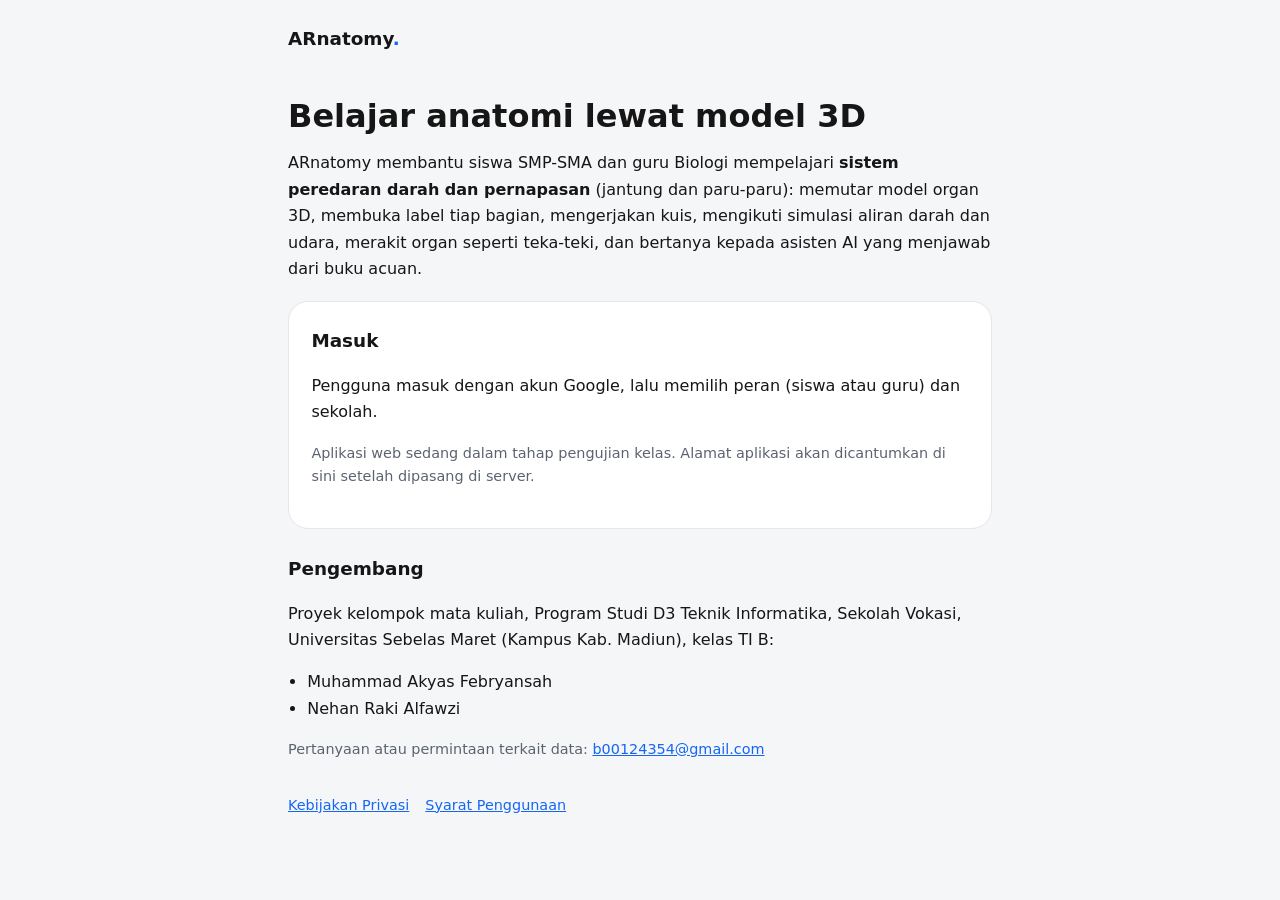
<file: index.html>
<!doctype html>
<html lang="id">
<head>
<meta charset="utf-8">
<meta name="viewport" content="width=device-width,initial-scale=1">
<title>ARnatomy: belajar anatomi lewat model 3D</title>
<meta name="description" content="ARnatomy adalah aplikasi pembelajaran anatomi (peredaran darah dan pernapasan) dengan model organ 3D, kuis, simulasi, dan asisten AI untuk siswa SMP-SMA dan guru Biologi.">
<link rel="stylesheet" href="gaya.css">
</head>
<body>
<header class="merek">ARnatomy<span>.</span></header>
<main>
  <h1>Belajar anatomi lewat model 3D</h1>
  <p>ARnatomy membantu siswa SMP-SMA dan guru Biologi mempelajari <strong>sistem peredaran darah dan pernapasan</strong> (jantung dan paru-paru): memutar model organ 3D, membuka label tiap bagian, mengerjakan kuis, mengikuti simulasi aliran darah dan udara, merakit organ seperti teka-teki, dan bertanya kepada asisten AI yang menjawab dari buku acuan.</p>
  <div class="kartu">
    <h2 style="margin-top:0">Masuk</h2>
    <p>Pengguna masuk dengan akun Google, lalu memilih peran (siswa atau guru) dan sekolah.</p>
    <p class="redup">Aplikasi web sedang dalam tahap pengujian kelas. Alamat aplikasi akan dicantumkan di sini setelah dipasang di server.</p>
  </div>
  <h2>Pengembang</h2>
  <p>Proyek kelompok mata kuliah, Program Studi D3 Teknik Informatika, Sekolah Vokasi, Universitas Sebelas Maret (Kampus Kab. Madiun), kelas TI B:</p>
  <ul><li>Muhammad Akyas Febryansah</li><li>Nehan Raki Alfawzi</li></ul>
  <p class="redup">Pertanyaan atau permintaan terkait data: <a href="mailto:b00124354@gmail.com">b00124354@gmail.com</a></p>
  <nav class="bawah"><a href="privasi.html">Kebijakan Privasi</a><a href="syarat.html">Syarat Penggunaan</a></nav>
</main>
</body>
</html>
</file>
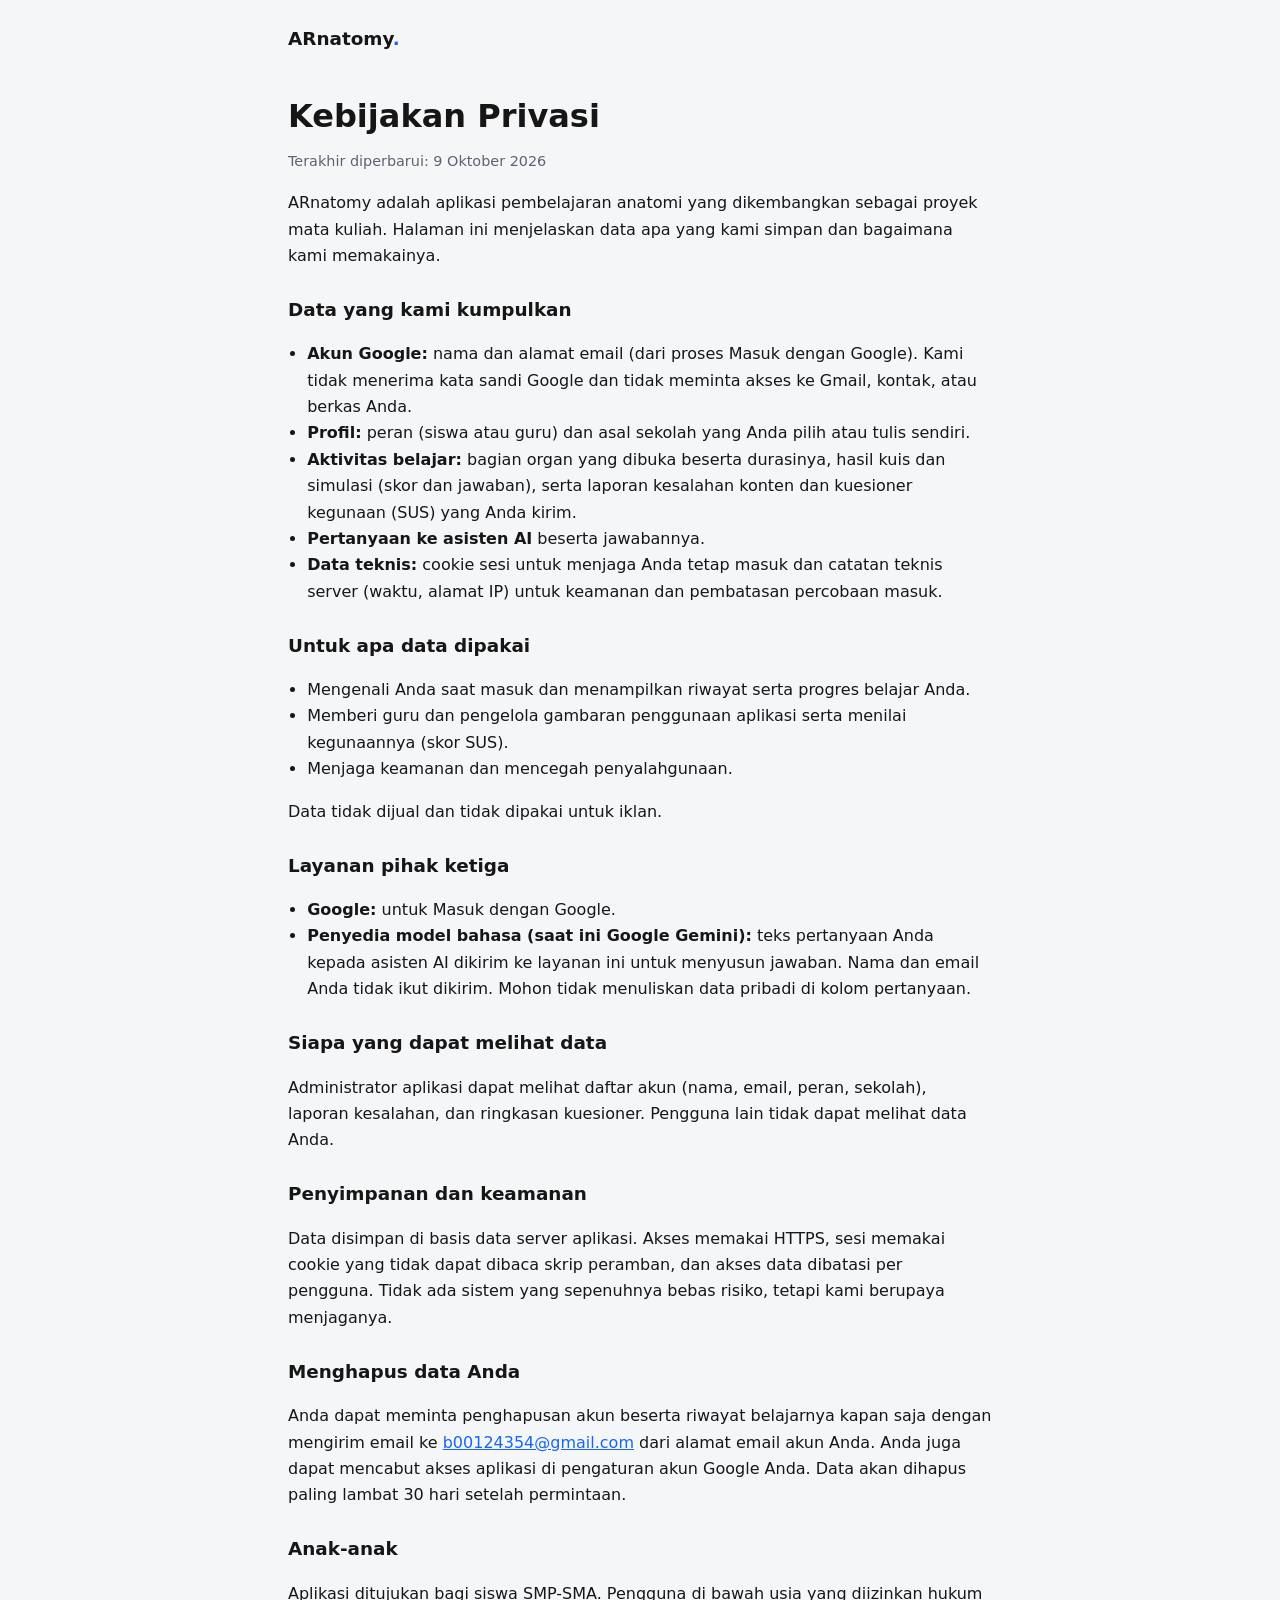
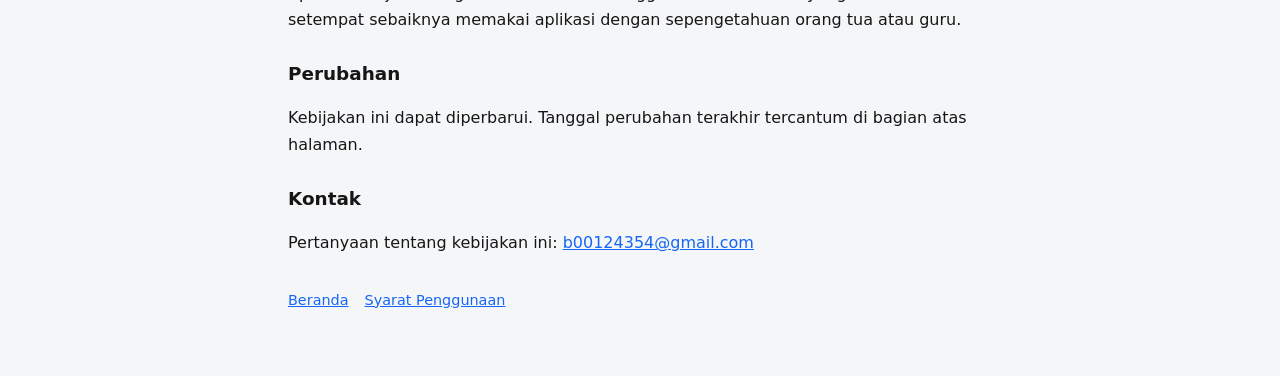
<file: privasi.html>
<!doctype html>
<html lang="id">
<head>
<meta charset="utf-8">
<meta name="viewport" content="width=device-width,initial-scale=1">
<title>Kebijakan Privasi ARnatomy</title>
<meta name="description" content="Data apa yang dikumpulkan ARnatomy, untuk apa, dan bagaimana menghapusnya.">
<link rel="stylesheet" href="gaya.css">
</head>
<body>
<header class="merek"><a href="index.html" style="color:inherit;text-decoration:none">ARnatomy<span>.</span></a></header>
<main>
  <h1>Kebijakan Privasi</h1>
  <p class="redup">Terakhir diperbarui: 9 Oktober 2026</p>
  <p>ARnatomy adalah aplikasi pembelajaran anatomi yang dikembangkan sebagai proyek mata kuliah. Halaman ini menjelaskan data apa yang kami simpan dan bagaimana kami memakainya.</p>

  <h2>Data yang kami kumpulkan</h2>
  <ul>
    <li><strong>Akun Google:</strong> nama dan alamat email (dari proses Masuk dengan Google). Kami tidak menerima kata sandi Google dan tidak meminta akses ke Gmail, kontak, atau berkas Anda.</li>
    <li><strong>Profil:</strong> peran (siswa atau guru) dan asal sekolah yang Anda pilih atau tulis sendiri.</li>
    <li><strong>Aktivitas belajar:</strong> bagian organ yang dibuka beserta durasinya, hasil kuis dan simulasi (skor dan jawaban), serta laporan kesalahan konten dan kuesioner kegunaan (SUS) yang Anda kirim.</li>
    <li><strong>Pertanyaan ke asisten AI</strong> beserta jawabannya.</li>
    <li><strong>Data teknis:</strong> cookie sesi untuk menjaga Anda tetap masuk dan catatan teknis server (waktu, alamat IP) untuk keamanan dan pembatasan percobaan masuk.</li>
  </ul>

  <h2>Untuk apa data dipakai</h2>
  <ul>
    <li>Mengenali Anda saat masuk dan menampilkan riwayat serta progres belajar Anda.</li>
    <li>Memberi guru dan pengelola gambaran penggunaan aplikasi serta menilai kegunaannya (skor SUS).</li>
    <li>Menjaga keamanan dan mencegah penyalahgunaan.</li>
  </ul>
  <p>Data tidak dijual dan tidak dipakai untuk iklan.</p>

  <h2>Layanan pihak ketiga</h2>
  <ul>
    <li><strong>Google:</strong> untuk Masuk dengan Google.</li>
    <li><strong>Penyedia model bahasa (saat ini Google Gemini):</strong> teks pertanyaan Anda kepada asisten AI dikirim ke layanan ini untuk menyusun jawaban. Nama dan email Anda tidak ikut dikirim. Mohon tidak menuliskan data pribadi di kolom pertanyaan.</li>
  </ul>

  <h2>Siapa yang dapat melihat data</h2>
  <p>Administrator aplikasi dapat melihat daftar akun (nama, email, peran, sekolah), laporan kesalahan, dan ringkasan kuesioner. Pengguna lain tidak dapat melihat data Anda.</p>

  <h2>Penyimpanan dan keamanan</h2>
  <p>Data disimpan di basis data server aplikasi. Akses memakai HTTPS, sesi memakai cookie yang tidak dapat dibaca skrip peramban, dan akses data dibatasi per pengguna. Tidak ada sistem yang sepenuhnya bebas risiko, tetapi kami berupaya menjaganya.</p>

  <h2>Menghapus data Anda</h2>
  <p>Anda dapat meminta penghapusan akun beserta riwayat belajarnya kapan saja dengan mengirim email ke <a href="mailto:b00124354@gmail.com">b00124354@gmail.com</a> dari alamat email akun Anda. Anda juga dapat mencabut akses aplikasi di pengaturan akun Google Anda. Data akan dihapus paling lambat 30 hari setelah permintaan.</p>

  <h2>Anak-anak</h2>
  <p>Aplikasi ditujukan bagi siswa SMP-SMA. Pengguna di bawah usia yang diizinkan hukum setempat sebaiknya memakai aplikasi dengan sepengetahuan orang tua atau guru.</p>

  <h2>Perubahan</h2>
  <p>Kebijakan ini dapat diperbarui. Tanggal perubahan terakhir tercantum di bagian atas halaman.</p>

  <h2>Kontak</h2>
  <p>Pertanyaan tentang kebijakan ini: <a href="mailto:b00124354@gmail.com">b00124354@gmail.com</a></p>
  <nav class="bawah"><a href="index.html">Beranda</a><a href="syarat.html">Syarat Penggunaan</a></nav>
</main>
</body>
</html>
</file>
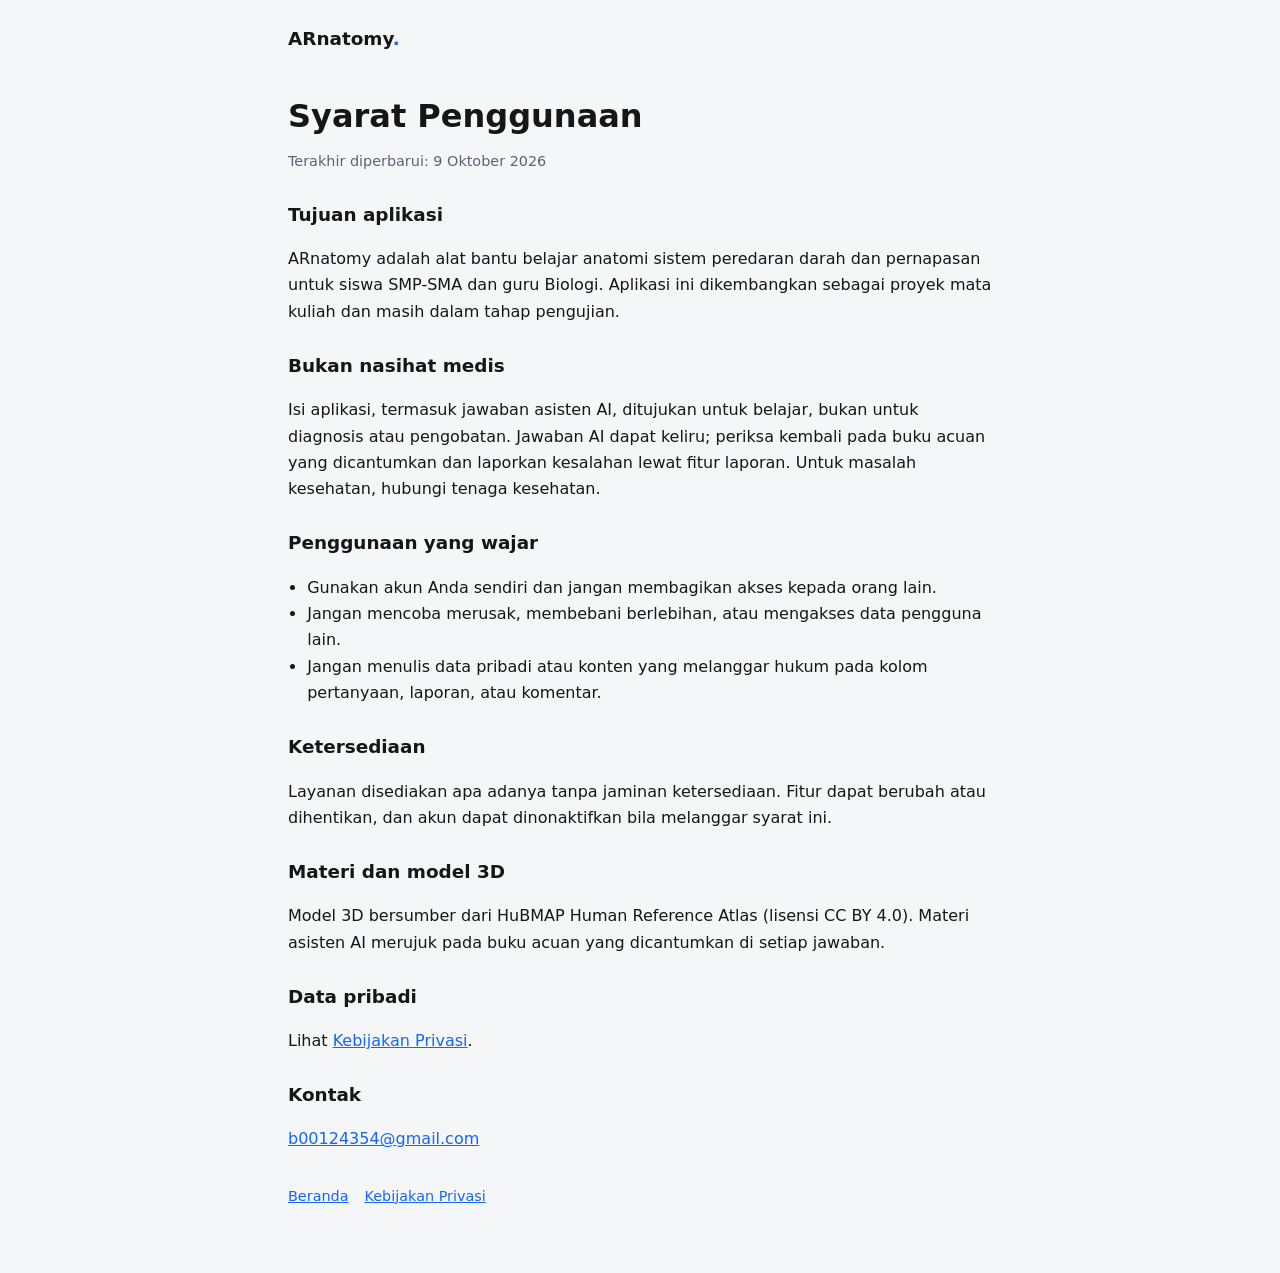
<file: syarat.html>
<!doctype html>
<html lang="id">
<head>
<meta charset="utf-8">
<meta name="viewport" content="width=device-width,initial-scale=1">
<title>Syarat Penggunaan ARnatomy</title>
<link rel="stylesheet" href="gaya.css">
</head>
<body>
<header class="merek"><a href="index.html" style="color:inherit;text-decoration:none">ARnatomy<span>.</span></a></header>
<main>
  <h1>Syarat Penggunaan</h1>
  <p class="redup">Terakhir diperbarui: 9 Oktober 2026</p>
  <h2>Tujuan aplikasi</h2>
  <p>ARnatomy adalah alat bantu belajar anatomi sistem peredaran darah dan pernapasan untuk siswa SMP-SMA dan guru Biologi. Aplikasi ini dikembangkan sebagai proyek mata kuliah dan masih dalam tahap pengujian.</p>
  <h2>Bukan nasihat medis</h2>
  <p>Isi aplikasi, termasuk jawaban asisten AI, ditujukan untuk belajar, bukan untuk diagnosis atau pengobatan. Jawaban AI dapat keliru; periksa kembali pada buku acuan yang dicantumkan dan laporkan kesalahan lewat fitur laporan. Untuk masalah kesehatan, hubungi tenaga kesehatan.</p>
  <h2>Penggunaan yang wajar</h2>
  <ul>
    <li>Gunakan akun Anda sendiri dan jangan membagikan akses kepada orang lain.</li>
    <li>Jangan mencoba merusak, membebani berlebihan, atau mengakses data pengguna lain.</li>
    <li>Jangan menulis data pribadi atau konten yang melanggar hukum pada kolom pertanyaan, laporan, atau komentar.</li>
  </ul>
  <h2>Ketersediaan</h2>
  <p>Layanan disediakan apa adanya tanpa jaminan ketersediaan. Fitur dapat berubah atau dihentikan, dan akun dapat dinonaktifkan bila melanggar syarat ini.</p>
  <h2>Materi dan model 3D</h2>
  <p>Model 3D bersumber dari HuBMAP Human Reference Atlas (lisensi CC BY 4.0). Materi asisten AI merujuk pada buku acuan yang dicantumkan di setiap jawaban.</p>
  <h2>Data pribadi</h2>
  <p>Lihat <a href="privasi.html">Kebijakan Privasi</a>.</p>
  <h2>Kontak</h2>
  <p><a href="mailto:b00124354@gmail.com">b00124354@gmail.com</a></p>
  <nav class="bawah"><a href="index.html">Beranda</a><a href="privasi.html">Kebijakan Privasi</a></nav>
</main>
</body>
</html>
</file>
<file: gaya.css>
:root{--bg:#f5f6f8;--kartu:#fff;--teks:#161616;--redup:#5c6370;--biru:#1566f4;--garis:#e3e6ea}
@media (prefers-color-scheme:dark){:root{--bg:#101114;--kartu:#181a1f;--teks:#ececec;--redup:#9aa1ad;--biru:#6ea0ff;--garis:#2a2d34}}
*{box-sizing:border-box}
body{margin:0;background:var(--bg);color:var(--teks);font:16px/1.65 system-ui,-apple-system,"Segoe UI",Roboto,sans-serif}
main{max-width:46rem;margin:0 auto;padding:2.5rem 1rem 4rem}
header.merek{max-width:46rem;margin:0 auto;padding:1.5rem 1rem 0;font-weight:700;font-size:1.15rem}
header.merek span{color:var(--biru)}
.kartu{background:var(--kartu);border:1px solid var(--garis);border-radius:1.25rem;padding:1.5rem 1.4rem;margin:1.2rem 0}
h1{font-size:2rem;line-height:1.15;margin:.2rem 0 1rem}
h2{font-size:1.15rem;margin:1.6rem 0 .4rem}
p,li{color:var(--teks)}
.redup{color:var(--redup);font-size:.9rem}
a{color:var(--biru)}
ul{padding-left:1.2rem}
nav.bawah{margin-top:2rem;font-size:.9rem;color:var(--redup)}
nav.bawah a{margin-right:1rem}
</file>
